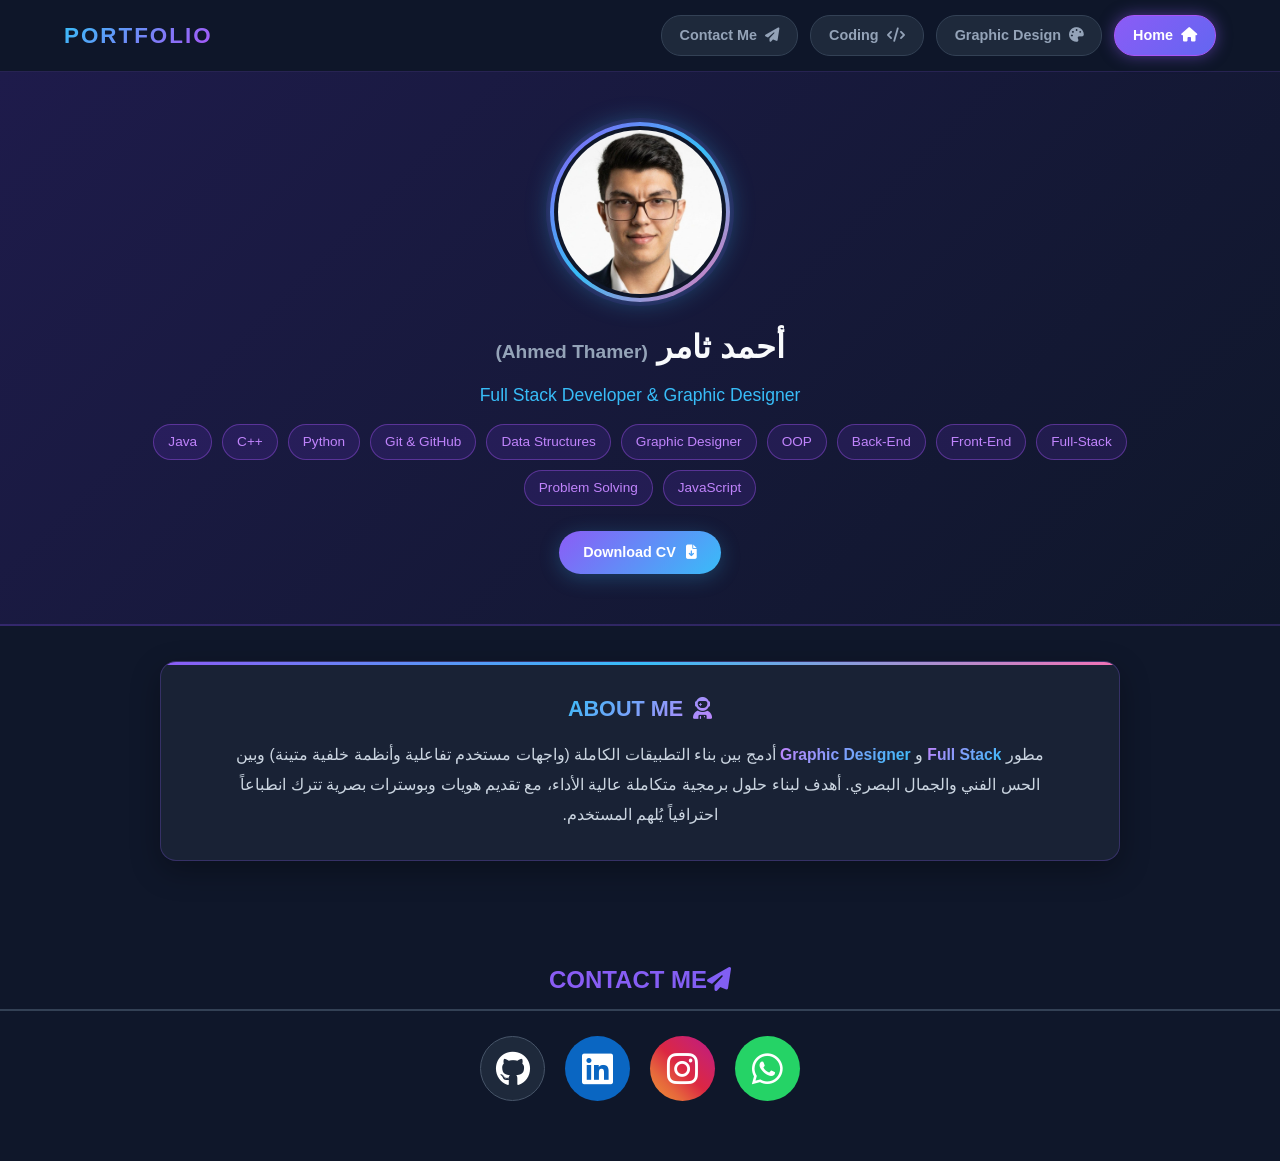
<file: index.html>
<!DOCTYPE html>
<html lang="ar" dir="rtl">

<head>
    <meta charset="UTF-8">
    <meta name="viewport" content="width=device-width, initial-scale=1.0">

    <!-- عنوان وتوصيف الموقع لـ SEO -->
    <title>Ahmed Thamer | Portfolio</title>
    <meta name="description"
        content="البورتفوليو الشخصي للمطور والمصمم أحمد ثامر - متخصص في تطوير الـ Full Stack وتصميم الجرافيك.">
    <meta name="author" content="Ahmed Thamer">

    <!-- Open Graph -->
    <meta property="og:title" content="Ahmed Thamer | Portfolio">
    <meta property="og:description" content="Full Stack Developer & Graphic Designer Portfolio">
    <meta property="og:image" content="ahmed-thamer.jpg">
    <meta property="og:type" content="website">

    <link rel="stylesheet" href="https://cdnjs.cloudflare.com/ajax/libs/font-awesome/6.4.0/css/all.min.css">
    <link rel="stylesheet" href="style.css">
</head>

<body class="fade-in">

    <!-- الهيدر الجديد مع الأزرار على اليسار وPORTFOLIO على اليمين -->
    <header class="main-navbar">
        <nav class="nav-links">
            <a href="index.html" class="nav-btn active"><i class="fa-solid fa-house"></i> Home</a>
            <a href="design.html" class="nav-btn"><i class="fa-solid fa-palette"></i> Graphic Design</a>
            <a href="coding.html" class="nav-btn"><i class="fa-solid fa-code"></i> Coding</a>
            <a href="#contact-section" class="nav-btn contact-btn"><i class="fa-solid fa-paper-plane"></i> Contact
                Me</a>
        </nav>
        <div class="brand-logo">
            <span>PORTFOLIO</span>
        </div>
    </header>

    <!-- الهيرو سكشن الشخصي -->
    <section class="hero-section">
        <div class="hero-content">
            <img src="ahmed-thamer.jpg" alt="Ahmed Thamer" class="profile-img">
            <div class="hero-text">
                <h1>أحمد ثامر <span>(Ahmed Thamer)</span></h1>
                <p class="job-title">Full Stack Developer & Graphic Designer</p>

                <div class="skills-tags">
                    <span class="tag">Full-Stack</span>
                    <span class="tag">Front-End</span>
                    <span class="tag">Back-End</span>
                    <span class="tag">OOP</span>
                    <span class="tag">Graphic Designer</span>
                    <span class="tag">Data Structures</span>
                    <span class="tag">Git & GitHub</span>
                    <span class="tag">Python</span>
                    <span class="tag">++C</span>
                    <span class="tag">Java</span>
                    <span class="tag">JavaScript</span>
                    <span class="tag">Problem Solving</span>
                </div>

                <div class="cv-download-wrapper">
                    <a href="Ahmed Thamer_cv.pdf" download class="cv-btn">
                        <i class="fa-solid fa-file-arrow-down"></i>
                        <span>Download CV</span>
                    </a>
                </div>
            </div>
        </div>
    </section>

    <!-- قسم عنّي معدل ليعكس الـ Full Stack -->
    <section class="about-section">
        <div class="about-card">
            <h2><i class="fa-solid fa-user-astronaut"></i>ABOUT ME</h2>
            <p>
                مطور <span>Full Stack</span> و <span>Graphic Designer</span> أدمج بين بناء التطبيقات الكاملة (واجهات
                مستخدم تفاعلية وأنظمة خلفية متينة) وبين الحس الفني والجمال البصري. أهدف لبناء حلول برمجية متكاملة عالية
                الأداء، مع تقديم هويات وبوسترات بصرية تترك انطباعاً احترافياً يُلهم المستخدم.
            </p>
        </div>
    </section>

    <!-- قسم التواصل معي -->
    <footer id="contact-section" class="contact-footer">
        <div class="contact-container">
            <div class="section-divider">
                <h3><i class="fa-solid fa-paper-plane"></i>CONTACT ME</h3>
            </div>

            <div class="social-icons-only">
                <a href="https://wa.me/9647750507632" target="_blank" class="social-icon whatsapp" title="WhatsApp">
                    <i class="fa-brands fa-whatsapp"></i>
                </a>
                <a href="https://www.instagram.com/ahm_th1?igsh=cnVtdjM2MXA0dHY=" target="_blank"
                    class="social-icon instagram" title="Instagram">
                    <i class="fa-brands fa-instagram"></i>
                </a>
                <a href="https://www.linkedin.com/in/ahmed-thamer-047982381" target="_blank"
                    class="social-icon linkedin" title="LinkedIn">
                    <i class="fa-brands fa-linkedin"></i>
                </a>
                <a href="https://github.com/ahmedthamerhb" target="_blank" class="social-icon github" title="GitHub">
                    <i class="fa-brands fa-github"></i>
                </a>
            </div>
        </div>
    </footer>

    <!-- زر العودة للأعلى -->
    <button id="backToTop" class="back-to-top" title="العودة للأعلى" onclick="scrollToTop()">
        <i class="fa-solid fa-arrow-up"></i>
    </button>

    <script src="script.js"></script>
</body>

</html>
</file>
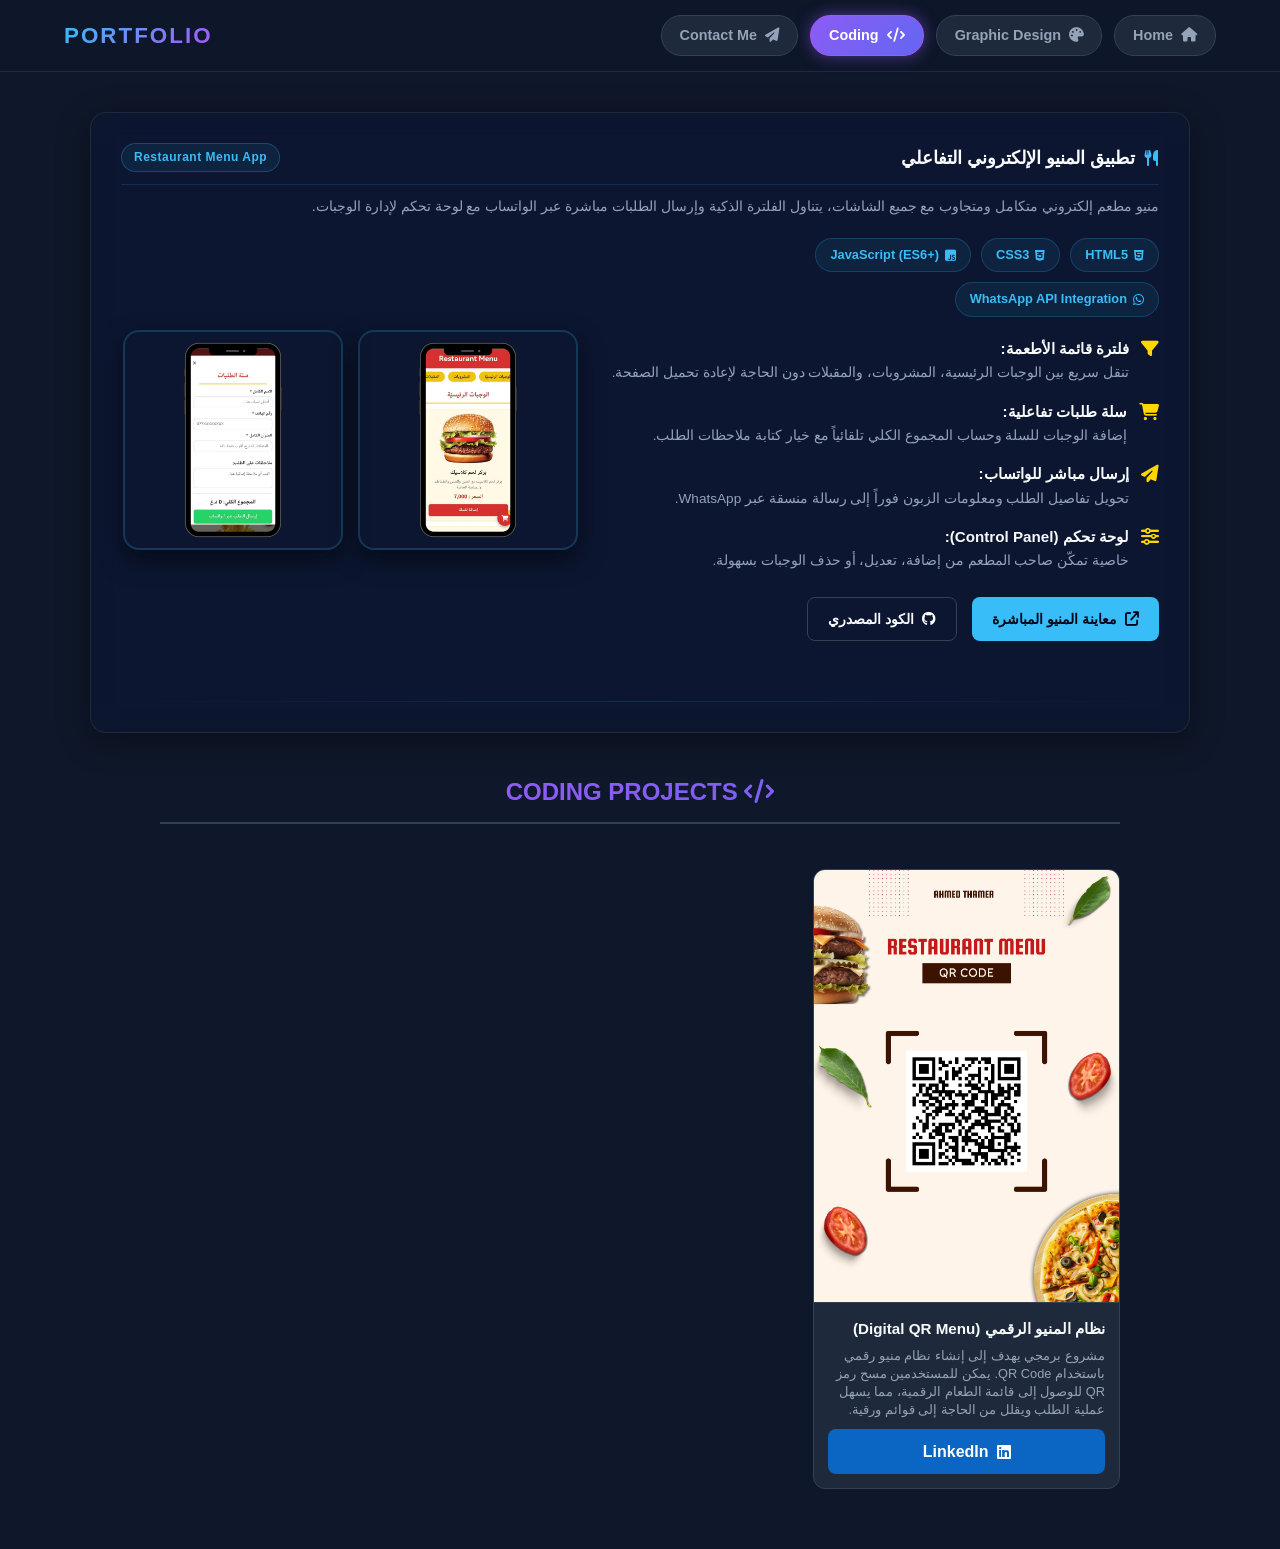
<file: coding.html>
<!DOCTYPE html>
<html lang="ar" dir="rtl">

<head>
    <meta charset="UTF-8">
    <meta name="viewport" content="width=device-width, initial-scale=1.0">
    <title>Coding Projects | Ahmed Thamer</title>
    <link rel="stylesheet" href="https://cdnjs.cloudflare.com/ajax/libs/font-awesome/6.4.0/css/all.min.css">
    <link rel="stylesheet" href="style.css">
</head>

<body class="fade-in">

    <header class="main-navbar">
        <nav class="nav-links">
            <a href="index.html" class="nav-btn"><i class="fa-solid fa-house"></i> Home</a>
            <a href="design.html" class="nav-btn"><i class="fa-solid fa-palette"></i> Graphic Design</a>
            <a href="coding.html" class="nav-btn active"><i class="fa-solid fa-code"></i> Coding</a>
            <a href="index.html#contact-section" class="nav-btn contact-btn"><i class="fa-solid fa-paper-plane"></i>
                Contact Me</a>
        </nav>
        <div class="brand-logo">
            <span>PORTFOLIO</span>
        </div>
    </header>

    <div class="case-study-block">
        <div class="case-study-header">
            <h4><i class="fa-solid fa-utensils"></i> تطبيق المنيو الإلكتروني التفاعلي</h4>
            <span class="header-badge">Restaurant Menu App</span>
        </div>

        <p class="section-desc">منيو مطعم إلكتروني متكامل ومتجاوب مع جميع الشاشات، يتناول الفلترة الذكية وإرسال الطلبات
            مباشرة عبر الواتساب مع لوحة تحكم لإدارة الوجبات.</p>

        <!-- بطاقة المشروع الرئيسية -->
        <div class="project-card-container">

            <!-- الجانب الأيسر: عرض صور المنيو -->
            <div class="project-preview-side">
                <div class="phone-mockup-frame">
                    <img src="Phone Mockup.png" alt="واجهة المنيو الرئيسية" class="mockup-img">
                </div>
                <div class="phone-mockup-frame modal-preview">
                    <img src="Phone Mockup2.png" alt="سلة الطلبات الشفافة" class="mockup-img">
                </div>
            </div>

            <!-- الجانب الأيمن: التفاصيل الفنية والمميزات -->
            <div class="project-info-side">

                <!-- أدوات التقنية Used Tech -->
                <div class="tech-stack-wrapper">
                    <span class="tech-tag"><i class="fa-brands fa-html5"></i> HTML5</span>
                    <span class="tech-tag"><i class="fa-brands fa-css3-alt"></i> CSS3</span>
                    <span class="tech-tag"><i class="fa-brands fa-square-js"></i> JavaScript (ES6+)</span>
                    <span class="tech-tag"><i class="fa-brands fa-whatsapp"></i> WhatsApp API Integration</span>
                </div>

                <!-- مميزات المشروع -->
                <div class="project-features-list">
                    <div class="feature-item">
                        <i class="fa-solid fa-filter"></i>
                        <div>
                            <strong>فلترة قائمة الأطعمة:</strong>
                            <p>تنقل سريع بين الوجبات الرئيسية، المشروبات، والمقبلات دون الحاجة لإعادة تحميل الصفحة.</p>
                        </div>
                    </div>

                    <div class="feature-item">
                        <i class="fa-solid fa-cart-shopping"></i>
                        <div>
                            <strong>سلة طلبات تفاعلية:</strong>
                            <p>إضافة الوجبات للسلة وحساب المجموع الكلي تلقائياً مع خيار كتابة ملاحظات الطلب.</p>
                        </div>
                    </div>

                    <div class="feature-item">
                        <i class="fa-solid fa-paper-plane"></i>
                        <div>
                            <strong>إرسال مباشر للواتساب:</strong>
                            <p>تحويل تفاصيل الطلب ومعلومات الزبون فوراً إلى رسالة منسقة عبر WhatsApp.</p>
                        </div>
                    </div>

                    <div class="feature-item">
                        <i class="fa-solid fa-sliders"></i>
                        <div>
                            <strong>لوحة تحكم (Control Panel):</strong>
                            <p>خاصية تمكّن صاحب المطعم من إضافة، تعديل، أو حذف الوجبات بسهولة.</p>
                        </div>
                    </div>
                </div>

                <!-- أزرار المعاينة والكود -->
                <div class="project-action-btns">
                    <a href="https://ahmedthamerhb.github.io/restaurant-menu/" target="_blank" class="btn-primary">
                        <i class="fa-solid fa-arrow-up-right-from-square"></i> معاينة المنيو المباشرة
                    </a>
                    <a href="https://github.com/ahmedthamerhb/restaurant-menu" target="_blank" class="btn-secondary">
                        <i class="fa-brands fa-github"></i> الكود المصدري
                    </a>
                </div>

            </div>

        </div>
    </div>

    <main class="projects-section">
        <div class="section-divider">
            <h3><i class="fa-solid fa-code"></i> CODING PROJECTS</h3>
        </div>

        <div id="coding-projects" class="projects-grid">
            <div class="project-card">
                <img src="menu-QR.jpg" alt="QR Menu" class="card-img">
                <div class="card-content">
                    <h3>نظام المنيو الرقمي (Digital QR Menu)</h3>
                    <p class="card-desc">مشروع برمجي يهدف إلى إنشاء نظام منيو رقمي باستخدام QR Code. يمكن للمستخدمين مسح
                        رمز QR للوصول إلى قائمة الطعام الرقمية، مما يسهل عملية الطلب ويقلل من الحاجة إلى قوائم ورقية.
                    </p>
                    <a href="https://www.linkedin.com/posts/ahmed-thamer-047982381_frontenddevelopment-javascript-webdevelopment-share-7495899705168814080-onOK/?utm_source=social_share_send&utm_medium=member_desktop_web&rcm=ACoAAF5LUbcBIuhZ-UbS3NjnPSpaqi9vsFHcKDU"
                        target="_blank" class="project-btn linkedin-btn">
                        <i class="fa-brands fa-linkedin"></i>
                        <span>LinkedIn</span>
                    </a>
                </div>
            </div>
        </div>
    </main>

    <!-- زر العودة للأعلى -->
    <button id="backToTop" class="back-to-top" title="العودة للأعلى" onclick="scrollToTop()">
        <i class="fa-solid fa-arrow-up"></i>
    </button>

    <script src="script.js"></script>
</body>

</html>
</file>
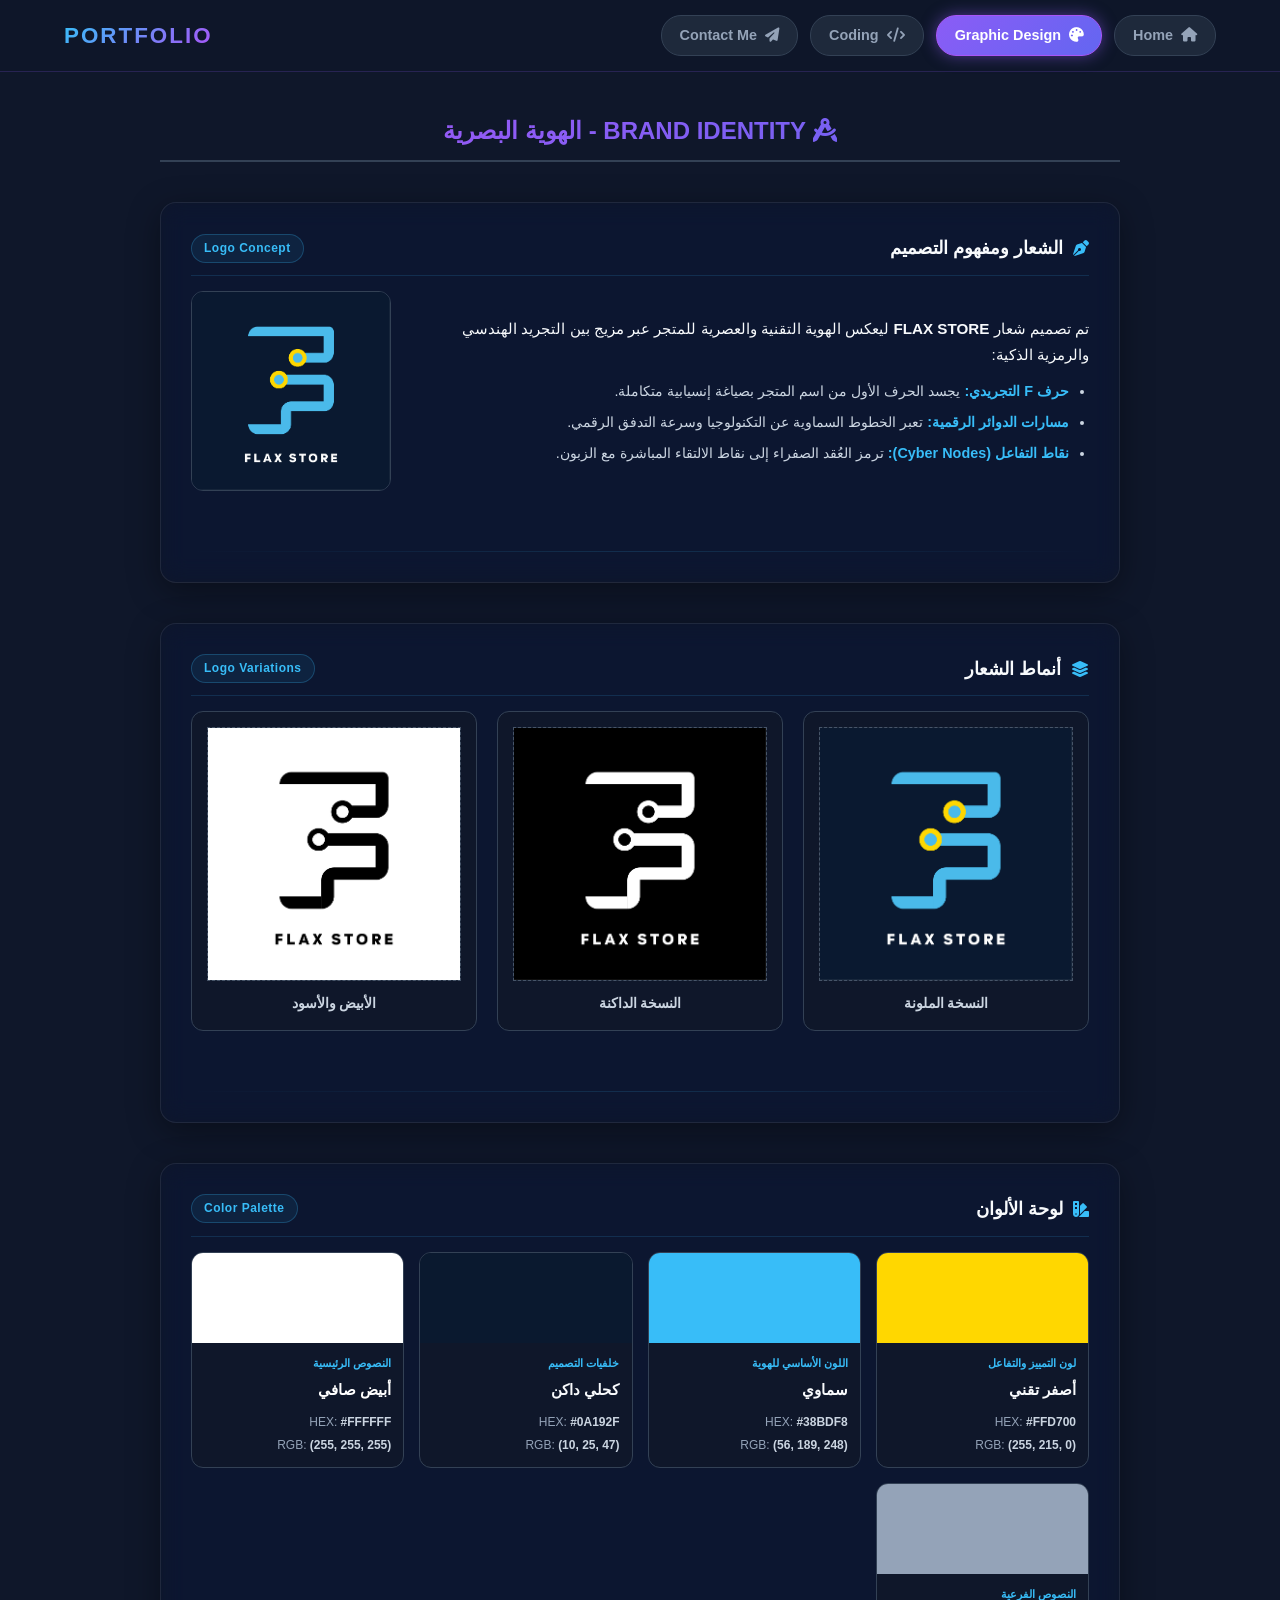
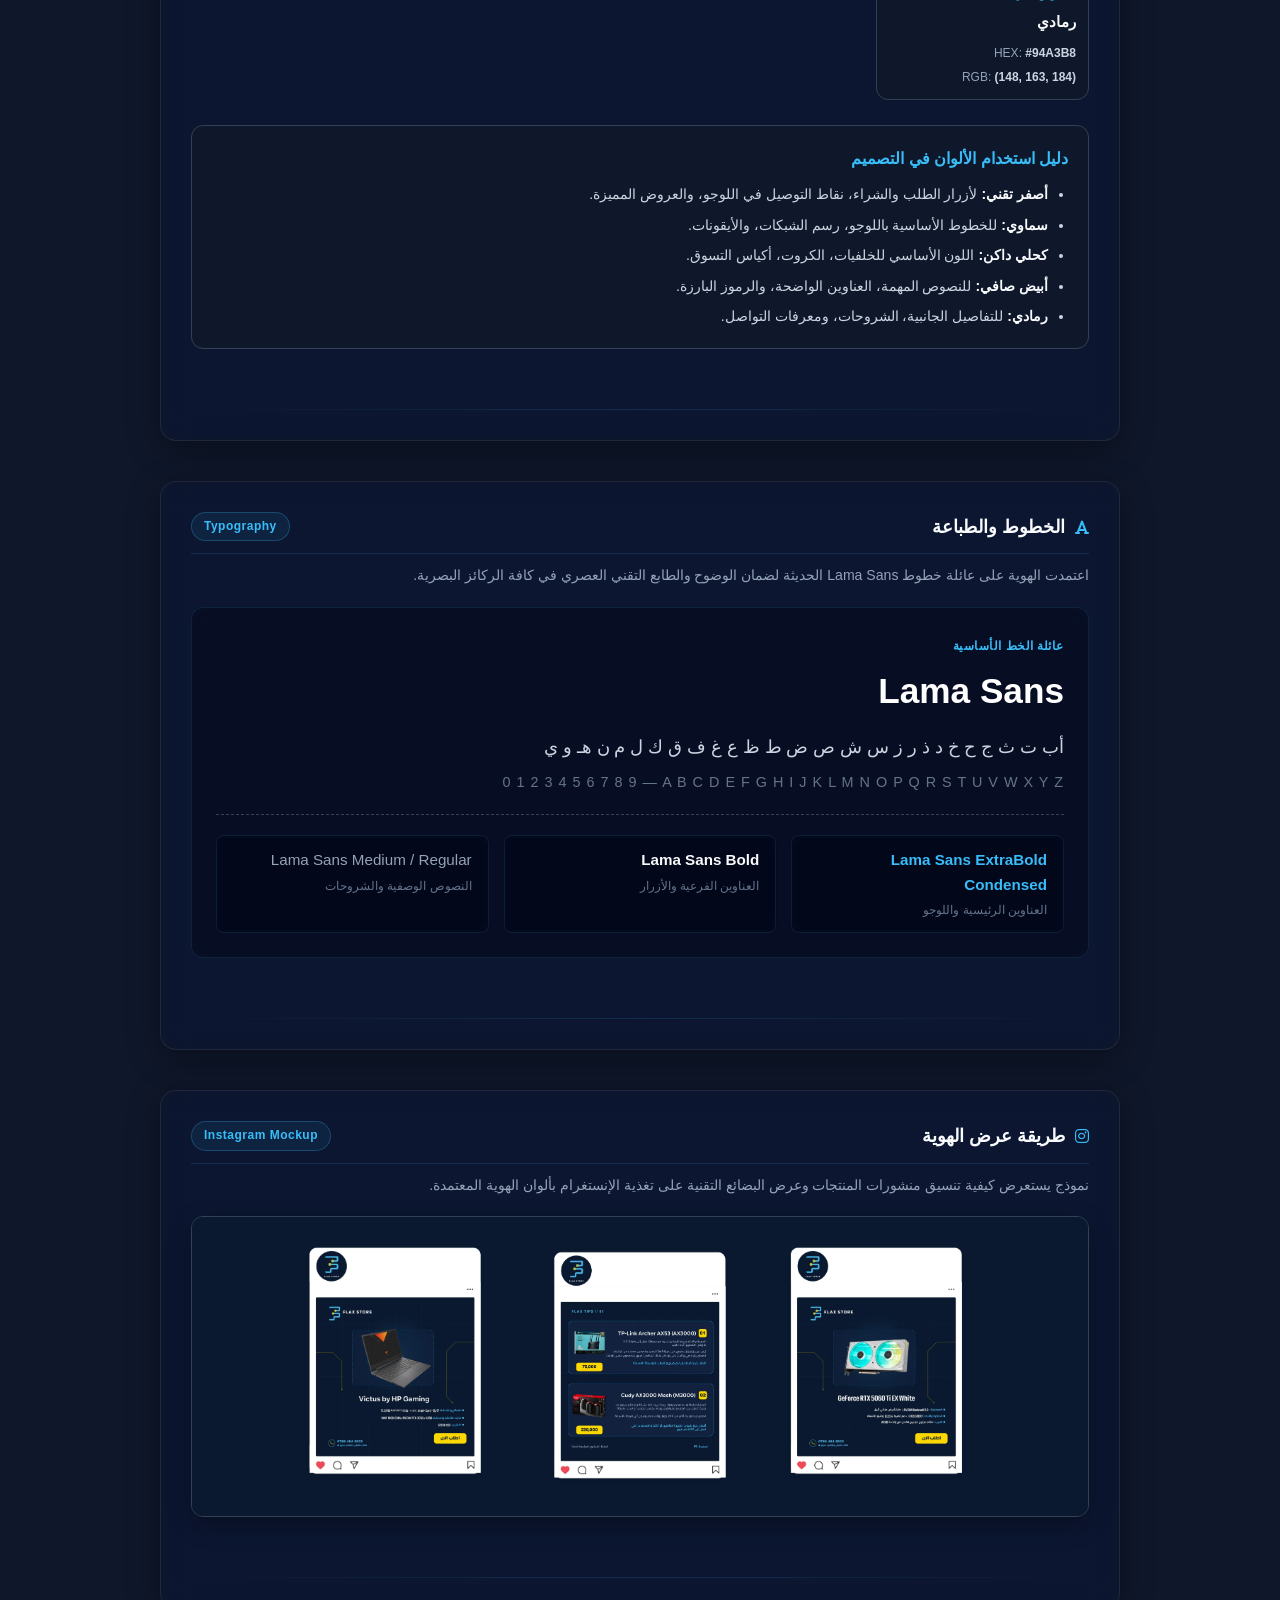
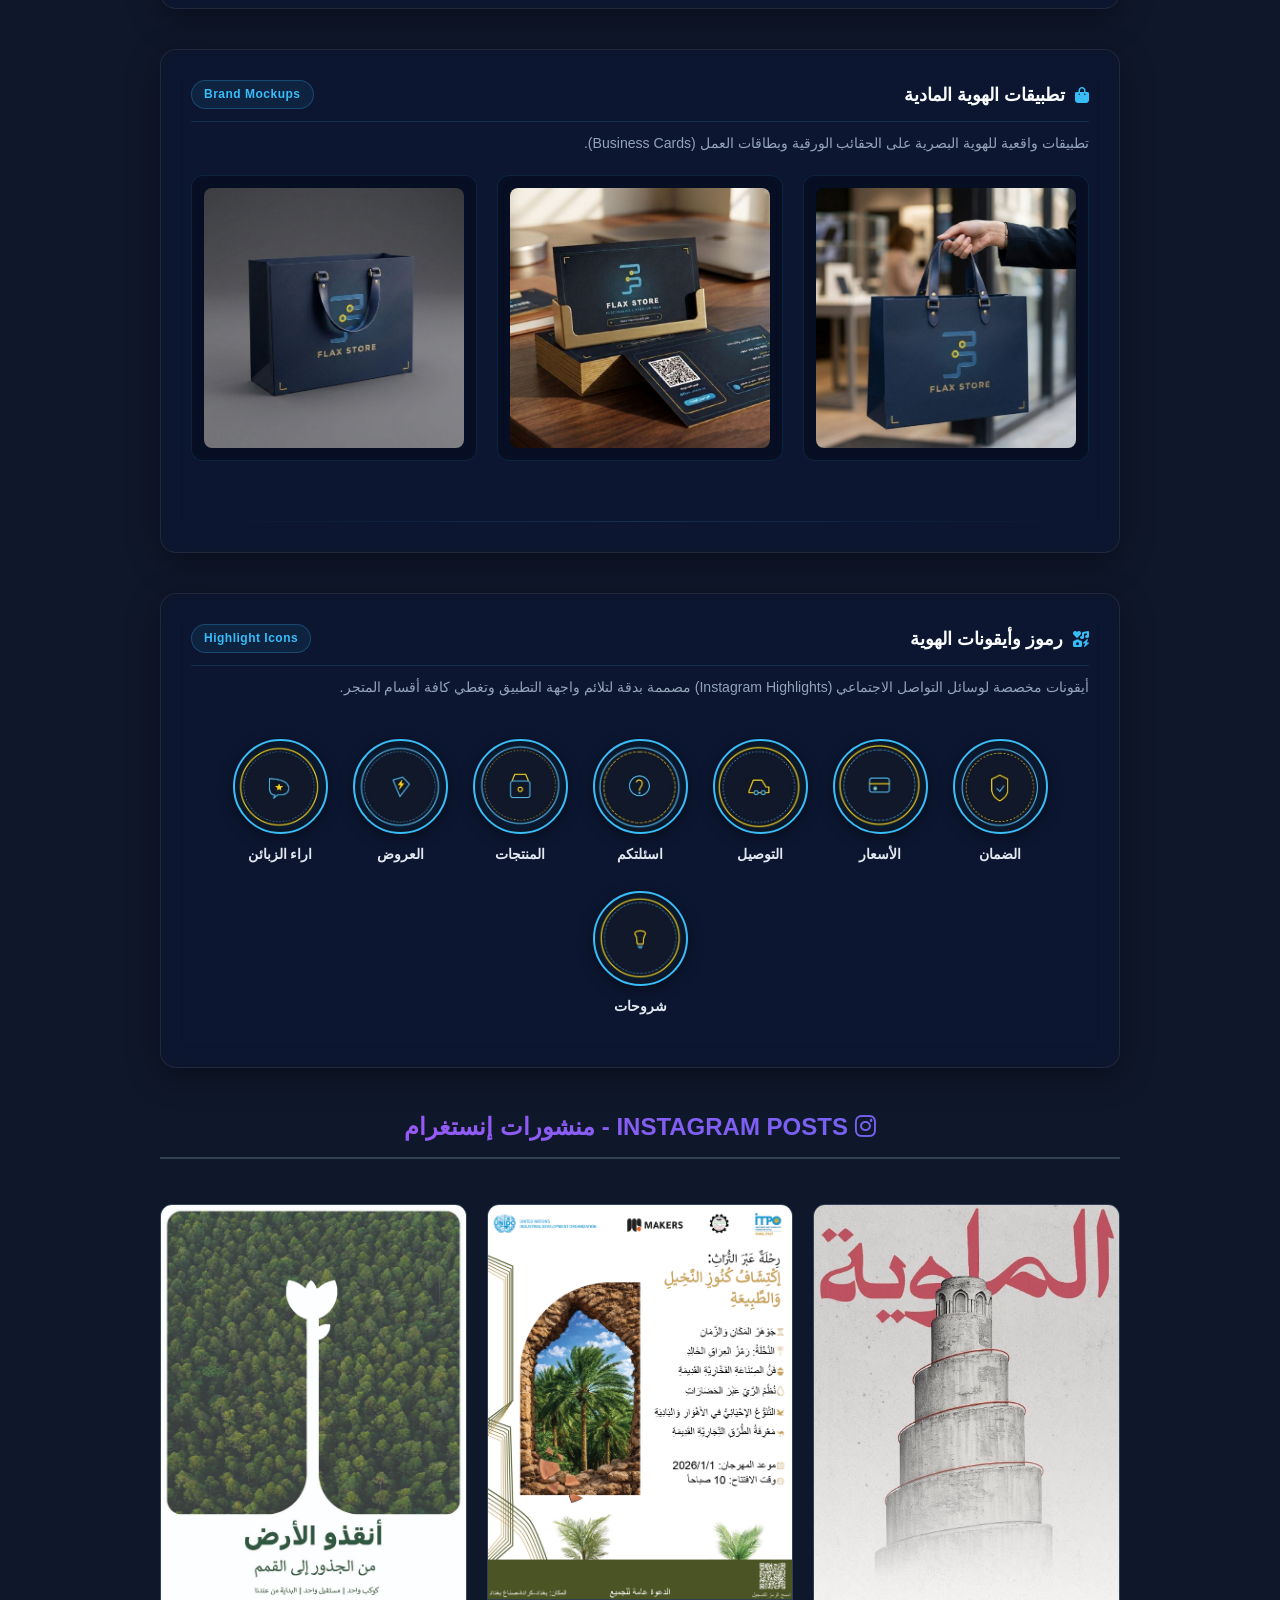
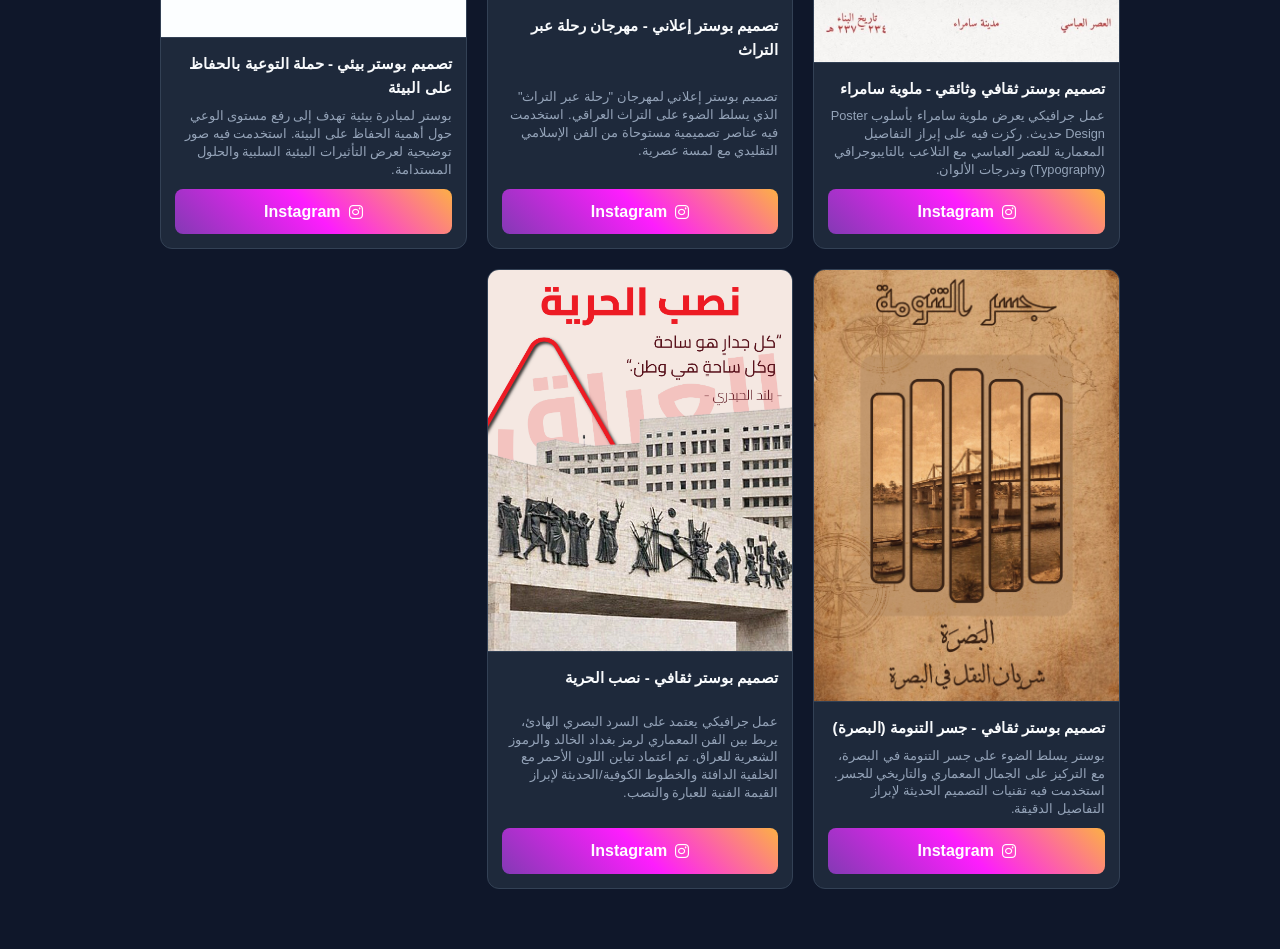
<file: design.html>
<!DOCTYPE html>
<html lang="ar" dir="rtl">

<head>
    <meta charset="UTF-8">
    <meta name="viewport" content="width=device-width, initial-scale=1.0">
    <title>Graphic Design | Ahmed Thamer</title>
    <link rel="stylesheet" href="https://cdnjs.cloudflare.com/ajax/libs/font-awesome/6.4.0/css/all.min.css">
    <link rel="stylesheet" href="style.css">
</head>

<body class="fade-in">

    <!-- Navbar -->
    <header class="main-navbar">
        <nav class="nav-links">
            <a href="index.html" class="nav-btn"><i class="fa-solid fa-house"></i> Home</a>
            <a href="design.html" class="nav-btn active"><i class="fa-solid fa-palette"></i> Graphic Design</a>
            <a href="coding.html" class="nav-btn"><i class="fa-solid fa-code"></i> Coding</a>
            <a href="index.html#contact-section" class="nav-btn contact-btn"><i class="fa-solid fa-paper-plane"></i>
                Contact Me</a>
        </nav>
        <div class="brand-logo">
            <span>PORTFOLIO</span>
        </div>
    </header>

    <main class="projects-section">

        <!-- 1. قسم دراسة حالة الهوية البصرية (Brand Identity Case Study) -->
        <div class="section-divider">
            <h3><i class="fa-solid fa-compass-drafting"></i> BRAND IDENTITY - الهوية البصرية</h3>
        </div>

        <section class="case-study-container">

            <!-- أ. الشعار وفلسفة التصميم -->
            <div class="case-study-block">
                <div class="case-study-header">
                    <h4><i class="fa-solid fa-pen-nib"></i> الشعار ومفهوم التصميم</h4>
                    <span class="header-badge">Logo Concept</span>
                </div>

                <div class="logo-concept-grid">
                    <!-- النص على اليمين -->
                    <div class="concept-text">
                        <p class="brand-intro">
                            تم تصميم شعار <strong>FLAX STORE</strong> ليعكس الهوية التقنية والعصرية للمتجر عبر مزيج بين
                            التجريد الهندسي والرمزية الذكية:
                        </p>
                        <ul class="concept-list">
                            <li><strong>حرف F التجريدي:</strong> يجسد الحرف الأول من اسم المتجر بصياغة إنسيابية متكاملة.
                            </li>
                            <li><strong>مسارات الدوائر الرقمية:</strong> تعبر الخطوط السماوية عن التكنولوجيا وسرعة
                                التدفق الرقمي.</li>
                            <li><strong>نقاط التفاعل (Cyber Nodes):</strong> ترمز العُقد الصفراء إلى نقاط الالتقاء
                                المباشرة مع الزبون.</li>
                        </ul>
                    </div>
                    <!-- الشعار على اليسار -->
                    <div class="logo-display-main">
                        <img src="logo.jpg" alt="FLAX STORE Logo" class="concept-img">
                    </div>
                </div>
            </div>

            <!-- ب. أنماط الشعار المتعددة -->
            <div class="case-study-block">
                <div class="case-study-header">
                    <h4><i class="fa-solid fa-layer-group"></i> أنماط الشعار</h4>
                    <span class="header-badge">Logo Variations</span>
                </div>

                <div class="logo-variations-grid">
                    <div class="variation-card">
                        <img src="logo.jpg" alt="النسخة الملونة" class="var-img placeholder-img">
                        <span>النسخة الملونة</span>
                    </div>
                    <div class="variation-card dark-bg">
                        <img src="black-logo.jpg" alt="الخلفية سوداء" class="var-img placeholder-img">
                        <span>النسخة الداكنة</span>
                    </div>
                    <div class="variation-card light-bg">
                        <img src="white-logo.jpg" alt="الأبيض والأسود" class="var-img placeholder-img">
                        <span>الأبيض والأسود</span>
                    </div>
                </div>
            </div>

            <!-- ج. لوحة الألوان ودليل الاستخدام -->
            <div class="case-study-block">
                <div class="case-study-header">
                    <h4><i class="fa-solid fa-swatchbook"></i> لوحة الألوان</h4>
                    <span class="header-badge">Color Palette</span>
                </div>

                <!-- شبكة عرض الألوان -->
                <div class="color-palette-grid">

                    <!-- أصفر تقني -->
                    <div class="color-card">
                        <div class="color-preview" style="background-color: #FFD700;"></div>
                        <div class="color-details">
                            <span class="color-tag">لون التمييز والتفاعل</span>
                            <h5 class="color-title">أصفر تقني</h5>
                            <p>HEX: <span>#FFD700</span></p>
                            <p>RGB: <span>(255, 215, 0)</span></p>
                        </div>
                    </div>

                    <!-- سماوي -->
                    <div class="color-card">
                        <div class="color-preview" style="background-color: #38BDF8;"></div>
                        <div class="color-details">
                            <span class="color-tag">اللون الأساسي للهوية</span>
                            <h5 class="color-title">سماوي</h5>
                            <p>HEX: <span>#38BDF8</span></p>
                            <p>RGB: <span>(56, 189, 248)</span></p>
                        </div>
                    </div>

                    <!-- كحلي داكن -->
                    <div class="color-card">
                        <div class="color-preview" style="background-color: #0A192F;"></div>
                        <div class="color-details">
                            <span class="color-tag">خلفيات التصميم</span>
                            <h5 class="color-title">كحلي داكن</h5>
                            <p>HEX: <span>#0A192F</span></p>
                            <p>RGB: <span>(10, 25, 47)</span></p>
                        </div>
                    </div>

                    <!-- أبيض صافي -->
                    <div class="color-card">
                        <div class="color-preview" style="background-color: #FFFFFF;"></div>
                        <div class="color-details">
                            <span class="color-tag">النصوص الرئيسية</span>
                            <h5 class="color-title" style="color: #ffffff;">أبيض صافي</h5>
                            <p>HEX: <span>#FFFFFF</span></p>
                            <p>RGB: <span>(255, 255, 255)</span></p>
                        </div>
                    </div>

                    <!-- رمادي -->
                    <div class="color-card">
                        <div class="color-preview" style="background-color: #94A3B8;"></div>
                        <div class="color-details">
                            <span class="color-tag">النصوص الفرعية</span>
                            <h5 class="color-title">رمادي</h5>
                            <p>HEX: <span>#94A3B8</span></p>
                            <p>RGB: <span>(148, 163, 184)</span></p>
                        </div>
                    </div>

                </div>

                <!-- دليل استخدام الألوان -->
                <div class="color-guide-box">
                    <h5>دليل استخدام الألوان في التصميم</h5>
                    <ul class="color-guide-list">
                        <li><strong>أصفر تقني:</strong> لأزرار الطلب والشراء، نقاط التوصيل في اللوجو، والعروض المميزة.
                        </li>
                        <li><strong>سماوي:</strong> للخطوط الأساسية باللوجو، رسم الشبكات، والأيقونات.</li>
                        <li><strong>كحلي داكن:</strong> اللون الأساسي للخلفيات، الكروت، أكياس التسوق.</li>
                        <li><strong>أبيض صافي:</strong> للنصوص المهمة، العناوين الواضحة، والرموز البارزة.</li>
                        <li><strong>رمادي:</strong> للتفاصيل الجانبية، الشروحات، ومعرفات التواصل.</li>
                    </ul>
                </div>
            </div>

            <!-- قسم الخطوط والطباعة (Typography) -->
            <div class="case-study-block">
                <div class="case-study-header">
                    <h4><i class="fa-solid fa-font"></i> الخطوط والطباعة</h4>
                    <span class="header-badge">Typography</span>
                </div>
                <p class="section-desc">اعتمدت الهوية على عائلة خطوط Lama Sans الحديثة لضمان الوضوح والطابع التقني
                    العصري في كافة الركائز البصرية.</p>

                <div class="typography-card">
                    <!-- المعاينة الرئيسية للخط -->
                    <div class="typo-main-preview">
                        <div class="typo-info">
                            <span class="typo-label">عائلة الخط الأساسية</span>
                            <h3 class="typo-font-name">Lama Sans</h3>
                            <p class="typo-arabic-specimen">أب ت ث ج ح خ د ذ ر ز س ش ص ض ط ظ ع غ ف ق ك ل م ن هـ و ي</p>
                            <p class="typo-num-specimen">0 1 2 3 4 5 6 7 8 9 — A B C D E F G H I J K L M N O P Q R S T U
                                V W X Y Z</p>
                        </div>
                    </div>

                    <!-- أوزان وأنماط الخط المستخدمة -->
                    <div class="typo-weights-grid">
                        <div class="weight-item">
                            <span class="weight-style style-extrabold-cond">Lama Sans ExtraBold Condensed</span>
                            <span class="weight-use">العناوين الرئيسية واللوجو</span>
                        </div>
                        <div class="weight-item">
                            <span class="weight-style style-bold">Lama Sans Bold</span>
                            <span class="weight-use">العناوين الفرعية والأزرار</span>
                        </div>
                        <div class="weight-item">
                            <span class="weight-style style-medium">Lama Sans Medium / Regular</span>
                            <span class="weight-use">النصوص الوصفية والشروحات</span>
                        </div>
                    </div>


                </div>
            </div>

            <!-- د. طريقة عرض المنتج على الإنستغرام (Mockup Banner) -->
            <div class="case-study-block">
                <div class="case-study-header">
                    <h4><i class="fa-brands fa-instagram"></i> طريقة عرض الهوية</h4>
                    <span class="header-badge">Instagram Mockup</span>
                </div>
                <p class="section-desc">نموذج يستعرض كيفية تنسيق منشورات المنتجات وعرض البضائع التقنية على تغذية
                    الإنستغرام بألوان الهوية المعتمدة.</p>

                <div class="full-mockup-container">
                    <img src="Mockup.jpg" alt="Instagram Posts Mockup" class="full-mockup-img">
                </div>
            </div>

            <!-- هـ. تطبيقات الهوية البصرية (Physical Brand Mockups) -->
            <div class="case-study-block">
                <div class="case-study-header">
                    <h4><i class="fa-solid fa-bag-shopping"></i> تطبيقات الهوية المادية</h4>
                    <span class="header-badge">Brand Mockups</span>
                </div>
                <p class="section-desc">تطبيقات واقعية للهوية البصرية على الحقائب الورقية وبطاقات العمل (Business
                    Cards).</p>

                <div class="separate-mockups-grid">
                    <div class="mockup-card">
                        <div class="mockup-img-wrapper">
                            <img src="handbag-one.jpg" alt="Bag Mockup Studio" class="mockup-img">
                        </div>
                    </div>

                    <div class="mockup-card">
                        <div class="mockup-img-wrapper">
                            <img src="card.jpg" alt="Business Card Mockup" class="mockup-img">
                        </div>
                    </div>

                    <div class="mockup-card">
                        <div class="mockup-img-wrapper">
                            <img src="handbag-two.jpg" alt="Bag Mockup Lifestyle" class="mockup-img">
                        </div>
                    </div>

                </div>
            </div>

            <!-- قسم أيقونات الهايلايت (Instagram Highlights Carousel) -->
            <div class="case-study-block">
                <div class="case-study-header">
                    <h4><i class="fa-solid fa-icons"></i> رموز وأيقونات الهوية</h4>
                    <span class="header-badge">Highlight Icons</span>
                </div>
                <p class="section-desc">أيقونات مخصصة لوسائل التواصل الاجتماعي (Instagram Highlights) مصممة بدقة لتلائم
                    واجهة التطبيق وتغطي كافة أقسام المتجر.</p>

                <!-- شريط الأيقونات القابل للسحب (Horizontal Scroll) -->
                <div class="highlights-slider">

                    <div class="highlight-item">
                        <div class="highlight-circle">
                            <img src="warranty.jpg" alt="الضمان">
                        </div>
                        <span>الضمان</span>
                    </div>

                    <div class="highlight-item">
                        <div class="highlight-circle">
                            <img src="prices.jpg" alt="الأسعار">
                        </div>
                        <span>الأسعار</span>
                    </div>

                    <div class="highlight-item">
                        <div class="highlight-circle">
                            <img src="delivery.jpg" alt="التوصيل">
                        </div>
                        <span>التوصيل</span>
                    </div>

                    <div class="highlight-item">
                        <div class="highlight-circle">
                            <img src="faq.jpg" alt="اسئلتكم">
                        </div>
                        <span>اسئلتكم</span>
                    </div>

                    <div class="highlight-item">
                        <div class="highlight-circle">
                            <img src="products.jpg" alt="المنتجات">
                        </div>
                        <span>المنتجات</span>
                    </div>

                    <div class="highlight-item">
                        <div class="highlight-circle">
                            <img src="offers.jpg" alt="العروض">
                        </div>
                        <span>العروض</span>
                    </div>

                    <div class="highlight-item">
                        <div class="highlight-circle">
                            <img src="reviews.jpg" alt="اراء الزبائن">
                        </div>
                        <span>اراء الزبائن</span>
                    </div>

                    <div class="highlight-item">
                        <div class="highlight-circle">
                            <img src="guides.jpg" alt="شروحات">
                        </div>
                        <span>شروحات</span>
                    </div>

                </div>
            </div>

        </section>

        <!-- 2. قسم منشورات إنستغرام (المنشورات الأربعة الخاصة بك) -->
        <div class="section-divider">
            <h3><i class="fa-brands fa-instagram"></i> INSTAGRAM POSTS - منشورات إنستغرام</h3>
        </div>

        <div id="design-projects" class="projects-grid">

            <!-- المنشور الأول -->
            <!-- Add Project To Instagram -->
            <div class="project-card">
                <img src="project1.jpg" alt="Project 1" class="card-img">
                <div class="card-content">
                    <h3>تصميم بوستر ثقافي وثائقي - ملوية سامراء</h3>
                    <p class="card-desc">عمل جرافيكي يعرض ملوية سامراء بأسلوب Poster Design حديث. ركزت فيه على إبراز
                        التفاصيل المعمارية للعصر العباسي مع التلاعب بالتايبوجرافي (Typography) وتدرجات الألوان.</p>
                    <a href="https://www.instagram.com/p/DaTfIrlo-wR/?igsh=b3phZnNqN2s0NmF0" target="_blank"
                        class="social-btn instagram-btn">
                        <i class="fa-brands fa-instagram"></i>
                        <span>Instagram</span>
                    </a>
                </div>
            </div>
            <div class="project-card">
                <img src="project2.jpg" alt="Project 2" class="card-img">
                <div class="card-content">
                    <h3>تصميم بوستر إعلاني - مهرجان رحلة عبر التراث</h3>
                    <p class="card-desc">تصميم بوستر إعلاني لمهرجان "رحلة عبر التراث" الذي يسلط الضوء على التراث
                        العراقي. استخدمت فيه عناصر تصميمية مستوحاة من الفن الإسلامي التقليدي مع لمسة عصرية.</p>
                    <a href="https://www.instagram.com/p/DbA7xOsI5og/?igsh=YzhlM3JxMGtoNGJw" target="_blank"
                        class="social-btn instagram-btn">
                        <i class="fa-brands fa-instagram"></i>
                        <span>Instagram</span>
                    </a>
                </div>
            </div>
            <div class="project-card">
                <img src="project3.jpg" alt="Project 3" class="card-img">
                <div class="card-content">
                    <h3>تصميم بوستر بيئي - حملة التوعية بالحفاظ على البيئة</h3>
                    <p class="card-desc">بوستر لمبادرة بيئية تهدف إلى رفع مستوى الوعي حول أهمية الحفاظ على البيئة.
                        استخدمت فيه صور توضيحية لعرض التأثيرات البيئية السلبية والحلول المستدامة.</p>
                    <a href="https://www.instagram.com/p/DbIsgcWIkE8/?igsh=MWRoYTZmaTA2bzRsag==" target="_blank"
                        class="social-btn instagram-btn">
                        <i class="fa-brands fa-instagram"></i>
                        <span>Instagram</span>
                    </a>
                </div>
            </div>

            <div class="project-card">
                <img src="project4.jpg" alt="Project 4" class="card-img">
                <div class="card-content">
                    <h3>تصميم بوستر ثقافي - جسر التنومة (البصرة)</h3>
                    <p class="card-desc">بوستر يسلط الضوء على جسر التنومة في البصرة، مع التركيز على الجمال المعماري
                        والتاريخي للجسر. استخدمت فيه تقنيات التصميم الحديثة لإبراز التفاصيل الدقيقة.</p>
                    <a href="https://www.instagram.com/p/DbWMCeBIG9b/?igsh=MXR4ZWowZWd1Z2dydg==" target="_blank"
                        class="social-btn instagram-btn">
                        <i class="fa-brands fa-instagram"></i>
                        <span>Instagram</span>
                    </a>
                </div>
            </div>


            <div class="project-card">
                <img src="project5.jpg" alt="Project 5" class="card-img">
                <div class="card-content">
                    <h3>تصميم بوستر ثقافي - نصب الحرية</h3>
                    <p class="card-desc">عمل جرافيكي يعتمد على السرد البصري الهادئ، يربط بين الفن المعماري لرمز بغداد
                        الخالد والرموز الشعرية للعراق. تم اعتماد تباين اللون الأحمر مع الخلفية الدافئة
                        والخطوط الكوفية/الحديثة لإبراز القيمة الفنية للعبارة والنصب.</p>
                    <a href="https://www.instagram.com/p/DeKNGaDIgPY/?utm_source=ig_web_copy_link&stkn=NTc4MTIwNjQ2YQ==" target="_blank"
                        class="social-btn instagram-btn">
                        <i class="fa-brands fa-instagram"></i>
                        <span>Instagram</span>
                    </a>
                </div>
            </div>

        </div>

    </main>

    <!-- زر العودة للأعلى -->
    <button id="backToTop" class="back-to-top" title="العودة للأعلى" onclick="scrollToTop()">
        <i class="fa-solid fa-arrow-up"></i>
    </button>

    <script src="script.js"></script>
</body>

</html>
</file>
<file: style.css>
/* ==========================================
   1. التنسيقات العامة والقيم الافتراضية
   ========================================== */
* {
    margin: 0;
    padding: 0;
    box-sizing: border-box;
    font-family: 'Segoe UI', Tahoma, Geneva, Verdana, sans-serif;
}

/* تنسيق الخلفية العامة ولون النص الأساسي مع انسيابية الانتقال */
body {
    background-color: #0f172a;
    color: #f8fafc;
    line-height: 1.6;
    opacity: 0;
    transition: opacity 0.4s ease-in-out;
}

/* فئة تُضاف بالجافاسكربت لإظهار الصفحة بشكل سلس (Fade-In) */
body.fade-in {
    opacity: 1;
}

/* ==========================================
   2. شريط التنقل العلوي (Main Navbar)
   يحتوي على الأزرار جهة اليسار وشعار PORTFOLIO جهة اليمين.
   ========================================== */
.main-navbar {
    display: flex;
    justify-content: space-between;
    align-items: center;
    padding: 15px 5%;
    background: rgba(15, 23, 42, 0.9);
    backdrop-filter: blur(12px);
    position: sticky;
    top: 0;
    z-index: 1000;
    border-bottom: 1px solid rgba(139, 92, 246, 0.2);
}

/* أزرار التنقل (على اليسار في التنسيق العربي RTL) */
.nav-links {
    display: flex;
    gap: 12px;
    align-items: center;
}

.nav-btn {
    background: #1e293b;
    color: #94a3b8;
    border: 1px solid #334155;
    padding: 8px 18px;
    border-radius: 20px;
    font-size: 0.9rem;
    font-weight: 600;
    text-decoration: none;
    transition: all 0.3s ease;
    display: inline-flex;
    align-items: center;
    gap: 8px;
}

.nav-btn:hover {
    background: linear-gradient(135deg, #8b5cf6, #6366f1);
    color: #ffffff;
    border-color: #a855f7;
    box-shadow: 0 4px 12px rgba(139, 92, 246, 0.3);
    transform: translateY(-2px);
}

/* تنسيق الزر النشط (Active State) لمعرفة الصفحة الحالية */
.nav-btn.active {
    background: linear-gradient(135deg, #8b5cf6, #6366f1);
    color: #ffffff;
    border-color: #a855f7;
    box-shadow: 0 0 15px rgba(139, 92, 246, 0.5);
    pointer-events: none;
    /* لمنع إعادة تحميل الصفحة إذا ضغط عليه المستخدم مجدداً */
}


/* كلمة PORTFOLIO العصرية (على اليمين) */
.brand-logo span {
    font-size: 1.4rem;
    font-weight: 800;
    letter-spacing: 2px;
    background: linear-gradient(135deg, #38bdf8, #a855f7);
    background-clip: text;
    -webkit-text-fill-color: transparent;
}

/* ==========================================
   3. قسم الهيرو والملف الشخصي (Hero Section)
   يحتوي على الصورة الشخصية، الاسم، المسمى الوظيفي والـ Tags.
   ========================================== */
.hero-section {
    background: linear-gradient(135deg, #1e1b4b 0%, #0f172a 100%);
    padding: 50px 20px;
    border-bottom: 2px solid #8b5cf633;
}

.hero-content {
    max-width: 1000px;
    margin: 0 auto;
    display: flex;
    flex-direction: column;
    align-items: center;
    justify-content: center;
    text-align: center;
    gap: 20px;
}

/* صورة البروفايل والتأثير المضيء (Neon Glow Animation) */
.profile-img {
    width: 180px;
    height: 180px;
    border-radius: 50%;
    object-fit: cover;
    object-position: center 20%;
    display: block;
    margin-inline: auto;
    padding: 4px;
    border: 4px solid transparent;
    background:
        linear-gradient(#0f172a, #0f172a) padding-box,
        linear-gradient(135deg, #8b5cf6 0%, #38bdf8 50%, #f472b6 100%) border-box;
    box-shadow: 0 0 0 4px rgba(139, 92, 246, 0.1), 0 0 25px rgba(56, 189, 248, 0.35);
    animation: neonGlow 2.8s ease-in-out infinite;
}

@keyframes neonGlow {

    0%,
    100% {
        box-shadow: 0 0 0 4px rgba(139, 92, 246, 0.1), 0 0 25px rgba(56, 189, 248, 0.35);
    }

    50% {
        box-shadow: 0 0 0 4px rgba(56, 189, 248, 0.12), 0 0 30px rgba(244, 114, 182, 0.4);
    }
}

.hero-text h1 {
    font-size: 2rem;
    margin-bottom: 8px;
}

.hero-text h1 span {
    color: #94a3b8;
    font-size: 1.2rem;
}

.job-title {
    color: #38bdf8;
    font-size: 1.1rem;
    margin-bottom: 15px;
}

.skills-tags {
    display: flex;
    flex-wrap: wrap;
    justify-content: center;
    gap: 10px;
}

.tag {
    background: rgba(124, 58, 237, 0.15);
    color: #c084fc;
    border: 1px solid rgba(168, 85, 247, 0.4);
    padding: 6px 14px;
    border-radius: 20px;
    font-size: 0.85rem;
}

/* ==========================================
   4. قسم عنّي (About Me Section)
   ========================================== */
.about-section {
    max-width: 1000px;
    margin: 35px auto 15px auto;
    padding: 0 20px;
}

.about-card {
    background: rgba(30, 41, 59, 0.7);
    backdrop-filter: blur(10px);
    border: 1px solid rgba(139, 92, 246, 0.25);
    border-radius: 16px;
    padding: 30px;
    text-align: center;
    box-shadow: 0 10px 30px rgba(0, 0, 0, 0.3);
    position: relative;
    overflow: hidden;
    transition: transform 0.3s ease, border-color 0.3s ease;
}

.about-card:hover {
    border-color: rgba(56, 189, 248, 0.4);
    transform: translateY(-2px);
}

.about-card::before {
    content: '';
    position: absolute;
    top: 0;
    right: 0;
    left: 0;
    height: 3px;
    background: linear-gradient(90deg, #8b5cf6 0%, #38bdf8 50%, #f472b6 100%);
}

.about-card h2 {
    font-size: 1.35rem;
    margin-bottom: 14px;
    display: inline-flex;
    align-items: center;
    gap: 10px;
    background: linear-gradient(135deg, #38bdf8, #c084fc);
    background-clip: text;
    -webkit-text-fill-color: transparent;
    font-weight: 700;
}

.about-card p {
    color: #cbd5e1;
    font-size: 0.98rem;
    line-height: 1.9;
    max-width: 850px;
    margin: 0 auto;
}

.about-card p span {
    background: linear-gradient(135deg, #c084fc, #38bdf8);
    background-clip: text;
    -webkit-text-fill-color: transparent;
    font-weight: 700;
}

/* ==========================================
   5. زر تحميل السيرة الذاتية (CV Button)
   ========================================== */
.cv-download-wrapper {
    margin-top: 25px;
}

.cv-btn {
    display: inline-flex;
    align-items: center;
    gap: 10px;
    background: linear-gradient(135deg, #8b5cf6, #38bdf8);
    color: #ffffff;
    padding: 10px 24px;
    border-radius: 30px;
    font-size: 0.9rem;
    font-weight: 700;
    text-decoration: none;
    box-shadow: 0 4px 20px rgba(56, 189, 248, 0.25);
    transition: all 0.3s ease;
}

.cv-btn:hover {
    transform: translateY(-3px) scale(1.03);
    box-shadow: 0 6px 25px rgba(139, 92, 246, 0.45);
}

/* ==========================================
   6. شبكة عرض المشاريع (Projects Grid & Cards)
   ========================================== */
.projects-section {
    max-width: 1000px;
    margin: 40px auto;
    padding: 0 20px;
}

.projects-grid {
    display: grid;
    grid-template-columns: repeat(auto-fill, minmax(280px, 1fr));
    gap: 20px;
    width: 100%;
    padding: 20px 0;
}

.project-card {
    background: #1e293b;
    border-radius: 12px;
    border: 1px solid #334155;
    overflow: hidden;
    display: flex;
    flex-direction: column;
    transition: transform 0.2s ease-in-out;
}

.project-card:hover {
    transform: translateY(-7px);
    box-shadow: 0 10px 25px rgba(139, 92, 246, 0.25);
}

.card-img {
    width: 100%;
    height: auto;
    object-fit: cover;
    border-bottom: 1px solid #334155;
}

.card-content {
    padding: 14px;
    display: flex;
    flex-direction: column;
    justify-content: space-between;
    flex-grow: 1;
}

.card-content h3 {
    font-size: 0.95rem;
    color: #f8fafc;
    margin-bottom: 6px;
}

.card-desc {
    font-size: 0.8rem;
    color: #94a3b8;
    line-height: 1.4;
    margin-bottom: 10px;
}

.social-btn,
.project-btn {
    display: flex;
    align-items: center;
    justify-content: center;
    gap: 8px;
    width: 100%;
    padding: 10px 16px;
    border-radius: 8px;
    text-decoration: none;
    font-weight: 600;
    transition: background 0.3s, transform 0.2s;
}

.instagram-btn {
    background: linear-gradient(45deg, #833ab4, #fd1dfd, #fcb045);
    color: #ffffff;
}

.linkedin-btn {
    background: #0a66c2;
    color: #ffffff;
}

/* ==========================================
   7. قسم التواصل والروابط الاجتماعية (Contact Footer)
   ========================================== */
.contact-footer {
    padding: 20px 0 60px 0;
    margin-top: 40px;
}

.social-icons-only {
    display: flex;
    justify-content: center;
    align-items: center;
    gap: 20px;
    flex-wrap: wrap;
}

.social-icon {
    display: inline-flex;
    align-items: center;
    justify-content: center;
    width: 65px;
    height: 65px;
    border-radius: 50%;
    font-size: 2.2rem;
    color: #ffffff;
    text-decoration: none;
    transition: all 0.3s ease;
}

.social-icon:hover {
    transform: translateY(-5px) scale(1.1);
}

.social-icon.whatsapp {
    background: #25d366;
}

.social-icon.instagram {
    background: linear-gradient(45deg, #f09433, #e6683c, #dc2743, #cc2366, #bc1888);
}

.social-icon.linkedin {
    background: #0a66c2;
}

.social-icon.github {
    background: #1e293b;
    border: 1px solid #475569;
}

.section-divider {
    border-bottom: 2px solid #334155;
    margin: 40px 0 25px 0;
    padding-bottom: 10px;
    text-align: center;
}

.section-divider h3 {
    font-size: 1.5rem;
    font-weight: 700;
    background: linear-gradient(135deg, #a855f7, #6366f1);
    background-clip: text;
    -webkit-text-fill-color: transparent;
}

/* ==========================================
   8. زر العودة للأعلى (Back to Top)
   ========================================== */
.back-to-top {
    position: fixed;
    bottom: 30px;
    left: 30px;
    width: 48px;
    height: 48px;
    border-radius: 50%;
    background: linear-gradient(135deg, #8b5cf6, #38bdf8);
    color: #ffffff;
    border: none;
    cursor: pointer;
    display: flex;
    align-items: center;
    justify-content: center;
    font-size: 1.2rem;
    opacity: 0;
    visibility: hidden;
    transition: all 0.3s ease;
    z-index: 9999;
}

.back-to-top.show {
    opacity: 1;
    visibility: visible;
}

/* ==========================================
   9. التجاوب مع الشاشات الصغيرة (Responsive Design)
   ========================================== */
html,
body {
    overflow-x: hidden;
    width: 100%;
}

@media (max-width: 768px) {
    .main-navbar {
        flex-direction: column-reverse;
        gap: 15px;
    }

    .projects-grid {
        grid-template-columns: 1fr;
    }
}

.placeholder-img {
    background-color: #1e293b;
    min-height: 150px;
    border: 1px dashed #475569;
}

/* ==========================================
   10. ترتيبات الهوية البصرية
   ========================================== */

.logo-concept-grid {
    display: flex;
    flex-direction: row;
    align-items: center;
    justify-content: space-between;
    gap: 30px;
}

.logo-display-main {
    flex-shrink: 0;
    width: 200px;
    height: 200px;
    border-radius: 12px;
    overflow: hidden;
    border: 1px solid #334155;
}

.concept-img {
    width: 100%;
    height: 100%;
    object-fit: cover;
}

.concept-text {
    flex-grow: 1;
}

.brand-intro {
    color: #f8fafc;
    font-size: 0.95rem;
    line-height: 1.7;
    margin-bottom: 12px;
}

.concept-list {
    list-style-type: disc;
    padding-right: 20px;
    margin: 0;
    display: flex;
    flex-direction: column;
    gap: 8px;
}

.concept-list li {
    color: #cbd5e1;
    font-size: 0.9rem;
    line-height: 1.6;
}

.concept-list li strong {
    color: #38bdf8;
}

@media (max-width: 768px) {
    .logo-concept-grid {
        flex-direction: column;
        align-items: center;
    }

    .logo-display-main {
        width: 160px;
        height: 160px;
    }
}

/* شبكة أنماط الشعار (3 كروت متجاورة) */
.logo-variations-grid {
    display: grid;
    grid-template-columns: repeat(3, 1fr);
    /* تجعل الكروت الثلاثة متجاورة بصف واحد */
    gap: 20px;
    margin-top: 15px;
}

/* الكارت الخارجي لكل نمط */
.variation-card {
    background: #0f172a;
    border: 1px solid #334155;
    border-radius: 12px;
    padding: 15px;
    text-align: center;
    display: flex;
    flex-direction: column;
    align-items: center;
    gap: 12px;
    transition: transform 0.3s ease, border-color 0.3s ease;
}

.variation-card:hover {
    transform: translateY(-4px);
    border-color: #38bdf8;
}

/* الحاوية المربعة للصور لحجم صغير ومتناسق */
.var-img-wrapper {
    width: 130px;
    height: 130px;
    border-radius: 8px;
    overflow: hidden;
    display: flex;
    align-items: center;
    justify-content: center;
    background-color: #020617;
}

.var-img {
    width: 100%;
    height: 100%;
    object-fit: cover;
}

/* عنوان النمط تحت الصورة */
.variation-card span {
    color: #cbd5e1;
    font-size: 0.85rem;
    font-weight: 600;
}

/* تجاوب مع الشاشات الصغيرة (الموبايل) */
@media (max-width: 640px) {
    .logo-variations-grid {
        grid-template-columns: repeat(1, 1fr);
        /* تتحول لعمود واحد في الموبايل لعدم الانضغاط */
        gap: 15px;
    }

    .var-img-wrapper {
        width: 150px;
        height: 150px;
    }
}

/* شبكة كروت الألوان */
.color-palette-grid {
    display: grid;
    grid-template-columns: repeat(auto-fit, minmax(180px, 1fr));
    gap: 15px;
    margin-bottom: 25px;
}

.color-card {
    background: #0f172a;
    border: 1px solid #334155;
    border-radius: 12px;
    overflow: hidden;
    display: flex;
    flex-direction: column;
    transition: transform 0.3s ease, border-color 0.3s ease;
}

.color-card:hover {
    transform: translateY(-4px);
    border-color: #38bdf8;
}

.color-preview {
    height: 90px;
    width: 100%;
}

.color-details {
    padding: 12px;
    display: flex;
    flex-direction: column;
    gap: 4px;
}

.color-tag {
    font-size: 0.7rem;
    color: #38bdf8;
    font-weight: 600;
}

.color-title {
    font-size: 0.95rem;
    color: #f8fafc;
    margin: 2px 0 6px 0;
}

.color-details p {
    font-size: 0.75rem;
    color: #94a3b8;
    margin: 0;
    direction: ltr;
    text-align: right;
}

.color-details p span {
    color: #cbd5e1;
    font-weight: 600;
}

/* دليل استخدام الألوان */
.color-guide-box {
    background: #0f172a;
    border: 1px solid #334155;
    border-radius: 12px;
    padding: 20px;
}

.color-guide-box h5 {
    color: #38bdf8;
    font-size: 1rem;
    margin-bottom: 12px;
}

.color-guide-list {
    list-style-type: disc;
    padding-right: 20px;
    margin: 0;
    display: flex;
    flex-direction: column;
    gap: 8px;
}

.color-guide-list li {
    color: #cbd5e1;
    font-size: 0.88rem;
    line-height: 1.6;
}

.color-guide-list li strong {
    color: #f8fafc;
}

/* ==========================================
   11. ترتيبات mockup الانستغرام
   ========================================== */

/* حاوية الموك أب المستطيل بكامل العرض */
.full-mockup-container {
    width: 100%;
    border-radius: 12px;
    overflow: hidden;
    border: 1px solid #334155;
    background: #0a192f;
    box-shadow: 0 8px 25px rgba(0, 0, 0, 0.3);
    margin-top: 15px;
}

.full-mockup-img {
    width: 100%;
    height: auto;
    display: block;
    object-fit: cover;
    transition: transform 0.4s ease;
}

.full-mockup-container:hover .full-mockup-img {
    transform: scale(1.015);
    /* تأثير زوم خفيف عند التحويم */
}

/* شبكة صور الموك أب المنفصلة */
.separate-mockups-grid {
    display: grid;
    grid-template-columns: repeat(3, 1fr);
    /* ثلاث أوردة منفصلة جنب إلى جنب */
    gap: 20px;
    margin-top: 15px;
}

/* الكارت الخارجي لكل موك أب */
.mockup-card {
    background: #0f172a;
    border: 1px solid #334155;
    border-radius: 12px;
    padding: 12px;
    display: flex;
    flex-direction: column;
    align-items: center;
    gap: 10px;
    transition: transform 0.3s ease, border-color 0.3s ease, box-shadow 0.3s ease;
}

.mockup-card:hover {
    transform: translateY(-5px);
    border-color: #38bdf8;
    box-shadow: 0 10px 20px rgba(0, 0, 0, 0.4);
}

/* حاوية الصورة بداخل الكارت */
.mockup-img-wrapper {
    width: 100%;
    height: 260px;
    /* ارتفاع ثابت لتوحيد أبعاد الكروت الثلاثة */
    border-radius: 8px;
    overflow: hidden;
    background-color: #020617;
}

.mockup-img {
    width: 100%;
    height: 100%;
    object-fit: cover;
    /* تغطية المساحة بدون مط الصورة */
    display: block;
}

/* العنوان السفلي لكل صورة */
.mockup-label {
    color: #cbd5e1;
    font-size: 0.85rem;
    font-weight: 600;
    text-align: center;
}

/* تجاوب للشاشات المتوسطة والصغيرة */
@media (max-width: 992px) {
    .separate-mockups-grid {
        grid-template-columns: repeat(2, 1fr);
        /* كارتين بالصف في التابلت */
    }
}

@media (max-width: 640px) {
    .separate-mockups-grid {
        grid-template-columns: repeat(1, 1fr);
        /* كارت واحد بالصف في الموبايل */
    }

    .mockup-img-wrapper {
        height: 220px;
    }
}

/* رأس القسم (Section Header) بتصميم عصري */
.case-study-header {
    display: flex;
    align-items: center;
    justify-content: space-between;
    flex-wrap: wrap;
    gap: 12px;
    padding-bottom: 12px;
    margin-bottom: 15px;
    border-bottom: 1px solid rgba(56, 189, 248, 0.15);
    /* خط فاصل خفيف جداً ومضيء */
    position: relative;
}

/* شريط إضاءة جانبي صغير بجانب العنوان */
.case-study-header h4 {
    font-size: 1.15rem;
    font-weight: 700;
    color: #f8fafc;
    margin: 0;
    display: flex;
    align-items: center;
    gap: 10px;
}

.case-study-header h4 i {
    color: #38bdf8;
    /* لون أيقونة العنوان */
    font-size: 1rem;
}

/* شارة النص الإنجليزي (Badge) لتفصل اللغة الإنجليزية عن العربية بشكل أنيق */
.header-badge {
    background: rgba(56, 189, 248, 0.08);
    border: 1px solid rgba(56, 189, 248, 0.25);
    color: #38bdf8;
    padding: 4px 12px;
    border-radius: 20px;
    font-size: 0.75rem;
    font-weight: 600;
    letter-spacing: 0.5px;
    direction: ltr;
    /* لضمان ضبط النص الإنجليزي بشكل صحيح */
}

/* النص الوصفي تحت العنوان */
.section-desc {
    color: #94a3b8;
    font-size: 0.88rem;
    line-height: 1.6;
    margin-top: -5px;
    margin-bottom: 20px;
}

/* ضبط المسافات بين الأقسام لراحة العين */
.case-study-block {
    margin-bottom: 60px;
    /* مسافة عمودية ممتازة بين كل قسم والآخر */
    position: relative;
}

/* إضافة خط فاصل شفاف ونظيف بين الأقسام (اختياري لمزيد من الترتيب) */
.case-study-block:not(:last-child)::after {
    content: '';
    display: block;
    width: 100%;
    height: 1px;
    background: linear-gradient(90deg, transparent, rgba(56, 189, 248, 0.15), transparent);
    margin-top: 60px;
    /* يوضع الخط تماماً في منتصف المسافة بين القسمين */
}

/* تقليل المسافة قليلاً في شاشات الموبايل حتى لا يصبح السكرول طويلاً جداً */
@media (max-width: 768px) {
    .case-study-block {
        margin-bottom: 40px;
    }

    .case-study-block:not(:last-child)::after {
        margin-top: 40px;
    }
}

/* ==========================================
   12. ترتيبات الخطوط
   ========================================== */

/* كارت الخطوط الرئيسي */
.typography-card {
    background: #0f172a;
    border: 1px solid #334155;
    border-radius: 12px;
    padding: 24px;
    display: flex;
    flex-direction: column;
    gap: 20px;
}

/* معاينة الخط والحروف */
.typo-main-preview {
    border-bottom: 1px dashed #334155;
    padding-bottom: 20px;
}

.typo-label {
    font-size: 0.75rem;
    color: #38bdf8;
    font-weight: 600;
    text-transform: uppercase;
    letter-spacing: 0.5px;
}

.typo-font-name {
    font-size: 2.2rem;
    color: #ffffff;
    margin: 6px 0 12px 0;
    font-weight: 800;
    font-family: 'Lama Sans', sans-serif;
    /* يطبق خطك إذا كان معرفاً */
}

.typo-arabic-specimen {
    color: #cbd5e1;
    font-size: 1.1rem;
    line-height: 1.8;
    margin-bottom: 8px;
    direction: rtl;
}

.typo-num-specimen {
    color: #64748b;
    font-size: 0.9rem;
    letter-spacing: 1px;
    margin: 0;
    direction: ltr;
    text-align: right;
}

/* شبكة الأوزان والأنماط */
.typo-weights-grid {
    display: grid;
    grid-template-columns: repeat(auto-fit, minmax(220px, 1fr));
    gap: 15px;
}

.weight-item {
    background: #020617;
    border: 1px solid #1e293b;
    border-radius: 8px;
    padding: 12px 16px;
    display: flex;
    flex-direction: column;
    gap: 4px;
}

.weight-style {
    color: #f8fafc;
    font-size: 0.95rem;
}

/* تطبيق أوزان وتكثيف الخط على العينات */
.style-extrabold-cond {
    font-weight: 800;
    font-stretch: condensed;
    /* في حال توفر الخاصية */
    color: #38bdf8;
}

.style-bold {
    font-weight: 700;
}

.style-medium {
    font-weight: 500;
    color: #94a3b8;
}

.weight-use {
    font-size: 0.75rem;
    color: #64748b;
}

/* تجاوب للشاشات الصغيرة */
@media (max-width: 640px) {
    .typography-card {
        padding: 16px;
    }

    .typo-font-name {
        font-size: 1.75rem;
    }

    .typo-arabic-specimen {
        font-size: 0.95rem;
    }
}

/* ==========================================
   13. ترتيبات أيقونات الانستغرام Highlights
   ========================================== */

/* توسيط الحاوية بالكامل في منتصف الشاشة */
.highlights-slider {
    display: flex;
    justify-content: center;
    /* توسيط أفقي ممتاز */
    align-items: center;
    flex-wrap: wrap;
    /* تسمح للأيقونات بالنزول لسطر ثاني بسلاسة في الموبايل */
    gap: 25px;
    /* مسافة مريحة بين الأيقونات */
    padding: 20px 0;
    width: 100%;
}

/* العنصر الفردي */
.highlight-item {
    display: flex;
    flex-direction: column;
    align-items: center;
    gap: 10px;
    cursor: pointer;
    transition: transform 0.2s ease;
}

.highlight-item:hover {
    transform: translateY(-5px);
    /* رفع خفيف عند التمرير */
}

/* تصميم الدائرة الإطارية */
.highlight-circle {
    width: 95px;
    /* تكبير الدائرة */
    height: 95px;
    border-radius: 50%;
    overflow: hidden;
    border: 2px solid #38bdf8;
    background-color: #0b1727;
    /* نفس خلفية التصميم */
    display: flex;
    align-items: center;
    justify-content: center;
    padding: 2px;
    /* تقليل المسافة الداخلية لتكبر الأيقونة وتوضح */
    box-shadow: 0 4px 15px rgba(0, 0, 0, 0.4);
}

/* ضبط الصورة داخل الدائرة لتملأ المركز */
.highlight-circle img {
    width: 100%;
    height: 100%;
    object-fit: cover;
    /* تجعل الصورة واضحة وتملأ المنتصف تماماً */
    border-radius: 50%;
    display: block;
}

/* اسم الأيقونة أسفل الدائرة */
.highlight-item span {
    color: #e2e8f0;
    font-size: 0.85rem;
    font-weight: 600;
    text-align: center;
    white-space: nowrap;
}

/* تجاوب للشاشات الصغيرة */
@media (max-width: 640px) {
    .highlight-circle {
        width: 75px;
        height: 75px;
    }

    .highlights-slider {
        gap: 15px;
    }
}

/* تطبيق تأثير الزجاج الشفاف على الحاويات الكبيرة */
.case-study-block {
    background: rgba(15, 23, 42, 0.55) !important;
    /* لون كحلي داكن بنسبة شفافية */
    backdrop-filter: blur(12px) saturate(180%);
    /* ضبابية خلفية الزجاج مع زيادة تشبع الألوان */
    -webkit-backdrop-filter: blur(12px) saturate(180%);
    /* لدعم متصفحات سفاري */
    border: 1px solid rgba(255, 255, 255, 0.08) !important;
    /* إطار زجاجي ناعم مضيء */
    border-radius: 16px;
    padding: 24px;
    box-shadow: 0 8px 32px 0 rgba(0, 0, 0, 0.37);
    /* ظل خارجي ناعم يعزز العمق */

    /* حدد العرض الأقصى ليكون على نفس شبكة (Grid) باقي الموقع */
    max-width: 1100px;
    /* يمكنك زيادة أو تقليل الرقم حسب عرض الـ Header لديك */

    /* هذا السطر هو السر لتوسيط المستطيل وترك الفراغات متساوية يميناً ويساراً */
    margin: 40px auto;

    /* هوامش داخلية لعدم التوهان مع الحواف */
    padding: 30px;

    /* لضمان احتساب البادنج من ضمن العرض الإجمالي */
    box-sizing: border-box;

}

/* تطبيق تأثير الزجاج على الكروت الفرعية (كروت الموك أب والخطوط والألوان) */
.mockup-card,
.typography-card,
.icon-set-card,
.weight-item {
    background: rgba(2, 6, 23, 0.4) !important;
    backdrop-filter: blur(8px);
    -webkit-backdrop-filter: blur(8px);
    border: 1px solid rgba(56, 189, 248, 0.12) !important;
    transition: all 0.3s ease-in-out;
}

/* تأثير التمرير على الكروت الزجاجية */
.mockup-card:hover,
.icon-set-card:hover {
    background: rgba(15, 23, 42, 0.75) !important;
    border-color: rgba(56, 189, 248, 0.4) !important;
    box-shadow: 0 10px 25px -5px rgba(56, 189, 248, 0.15);
}


/* ==========================================
   14. ترتيبات قسم البرمجة الخاصة بالمنيو
   ========================================== */

/* الحاوية التي تجمع النص والصور */
.project-card-container {
    display: flex !important;
    flex-direction: row-reverse !important; /* يعكس اتجاه العناصر داخل هذا الكارت فقط */
    justify-content: space-between;
    align-items: center;
    gap: 30px;
    width: 100%;
}

/* جهة النصوص: لضمان أخذها مساحتها كاملة على اليمين والمحاذاة لليمين */
.project-info-side {
    flex: 1.2;
    text-align: right;
    direction: rtl;
}

/* جهة الصور: تستقر على اليسار */
.project-preview-side {
    flex: 1;
    display: flex;
    gap: 15px;
    justify-content: center;
}

.phone-mockup-frame {
    width: 48%;
    border-radius: 16px;
    overflow: hidden;
    border: 2px solid rgba(56, 189, 248, 0.2);
    box-shadow: 0 10px 25px rgba(0, 0, 0, 0.5);
    transition: transform 0.3s ease, border-color 0.3s ease;
}

.phone-mockup-frame:hover {
    transform: translateY(-5px);
    border-color: #38bdf8;
}

.phone-mockup-frame img {
    width: 100%;
    height: auto;
    display: block;
}

/* الشارات التقنية Tech Stack */
.tech-stack-wrapper {
    display: flex;
    flex-wrap: wrap;
    gap: 10px;
    margin-bottom: 20px;
}

.tech-tag {
    background: rgba(56, 189, 248, 0.08);
    border: 1px solid rgba(56, 189, 248, 0.2);
    color: #38bdf8;
    padding: 6px 14px;
    border-radius: 20px;
    font-size: 0.8rem;
    font-weight: 600;
    display: flex;
    align-items: center;
    gap: 6px;
}

/* قائمة المميزات */
.project-features-list {
    display: flex;
    flex-direction: column;
    gap: 16px;
    margin-bottom: 25px;
}

.feature-item {
    display: flex;
    align-items: flex-start;
    gap: 12px;
}

.feature-item i {
    color: #ffd700;
    font-size: 1.1rem;
    margin-top: 3px;
}

.feature-item strong {
    color: #f8fafc;
    font-size: 0.95rem;
    display: block;
    margin-bottom: 2px;
}

.feature-item p {
    color: #94a3b8;
    font-size: 0.85rem;
    margin: 0;
    line-height: 1.5;
}

/* الأزرار التفاعلية */
.project-action-btns {
    display: flex;
    gap: 15px;
    flex-wrap: wrap;
}

.btn-primary,
.btn-secondary {
    padding: 10px 20px;
    border-radius: 8px;
    font-size: 0.88rem;
    font-weight: 600;
    text-decoration: none;
    display: inline-flex;
    align-items: center;
    gap: 8px;
    transition: all 0.3s ease;
}

.btn-primary {
    background: #38bdf8;
    color: #020617;
}

.btn-primary:hover {
    background: #0284c7;
    color: #ffffff;
    box-shadow: 0 4px 15px rgba(56, 189, 248, 0.3);
}

.btn-secondary {
    background: transparent;
    color: #f8fafc;
    border: 1px solid #334155;
}

.btn-secondary:hover {
    border-color: #38bdf8;
    color: #38bdf8;
}

/* تنسيقات الشاشات الصغيرة (التلفون) */
@media (max-width: 768px) {

    /* تحويل العرض من أفقي إلى عمودي بالتدريج */
    .project-card-container {
        flex-direction: column !important; /* تحويل العناصر لتكون فوق بعضها */
        gap: 20px !important;
        padding: 15px !important;
    }

    /* ترتيب العناصر: يجعل الصور تظهر أولاً فوق ثم التفاصيل تحتها (أو العكس) */
    .project-info-side {
        width: 100% !important;
        text-align: right !important; /* محاذاة النص لليمين */
    }

    .project-preview-side {
        width: 100% !important;
        justify-content: center !important;
        order: -1; /* تجعل الصور تظهر في الأعلى أولاً بالهاتف */
    }

    /* ضبط صور الهاتف لتأخذ حساسية حجم الشاشة ولا تتصاغر بشكل مفرط */
    .project-preview-side img, 
    .project-preview-side .phone-mockup {
        max-width: 140px !important; /* حجم ممتاز للموك أب بالشاشة الصغيرة */
        height: auto !important;
        margin: 0 auto !important;
    }

    /* إصلاح شارات التقنيات (HTML, CSS, JS) لتلتف بجانب بعضها بدل أن تنزل عمودياً */
    .tech-tags-container,
    .tech-stack {
        display: flex !important;
        flex-wrap: wrap !important; /* يسمح بانتشار الأزرار أفقياً */
        justify-content: flex-start !important;
        gap: 8px !important;
        margin-bottom: 15px !important;
    }
}
</file>
